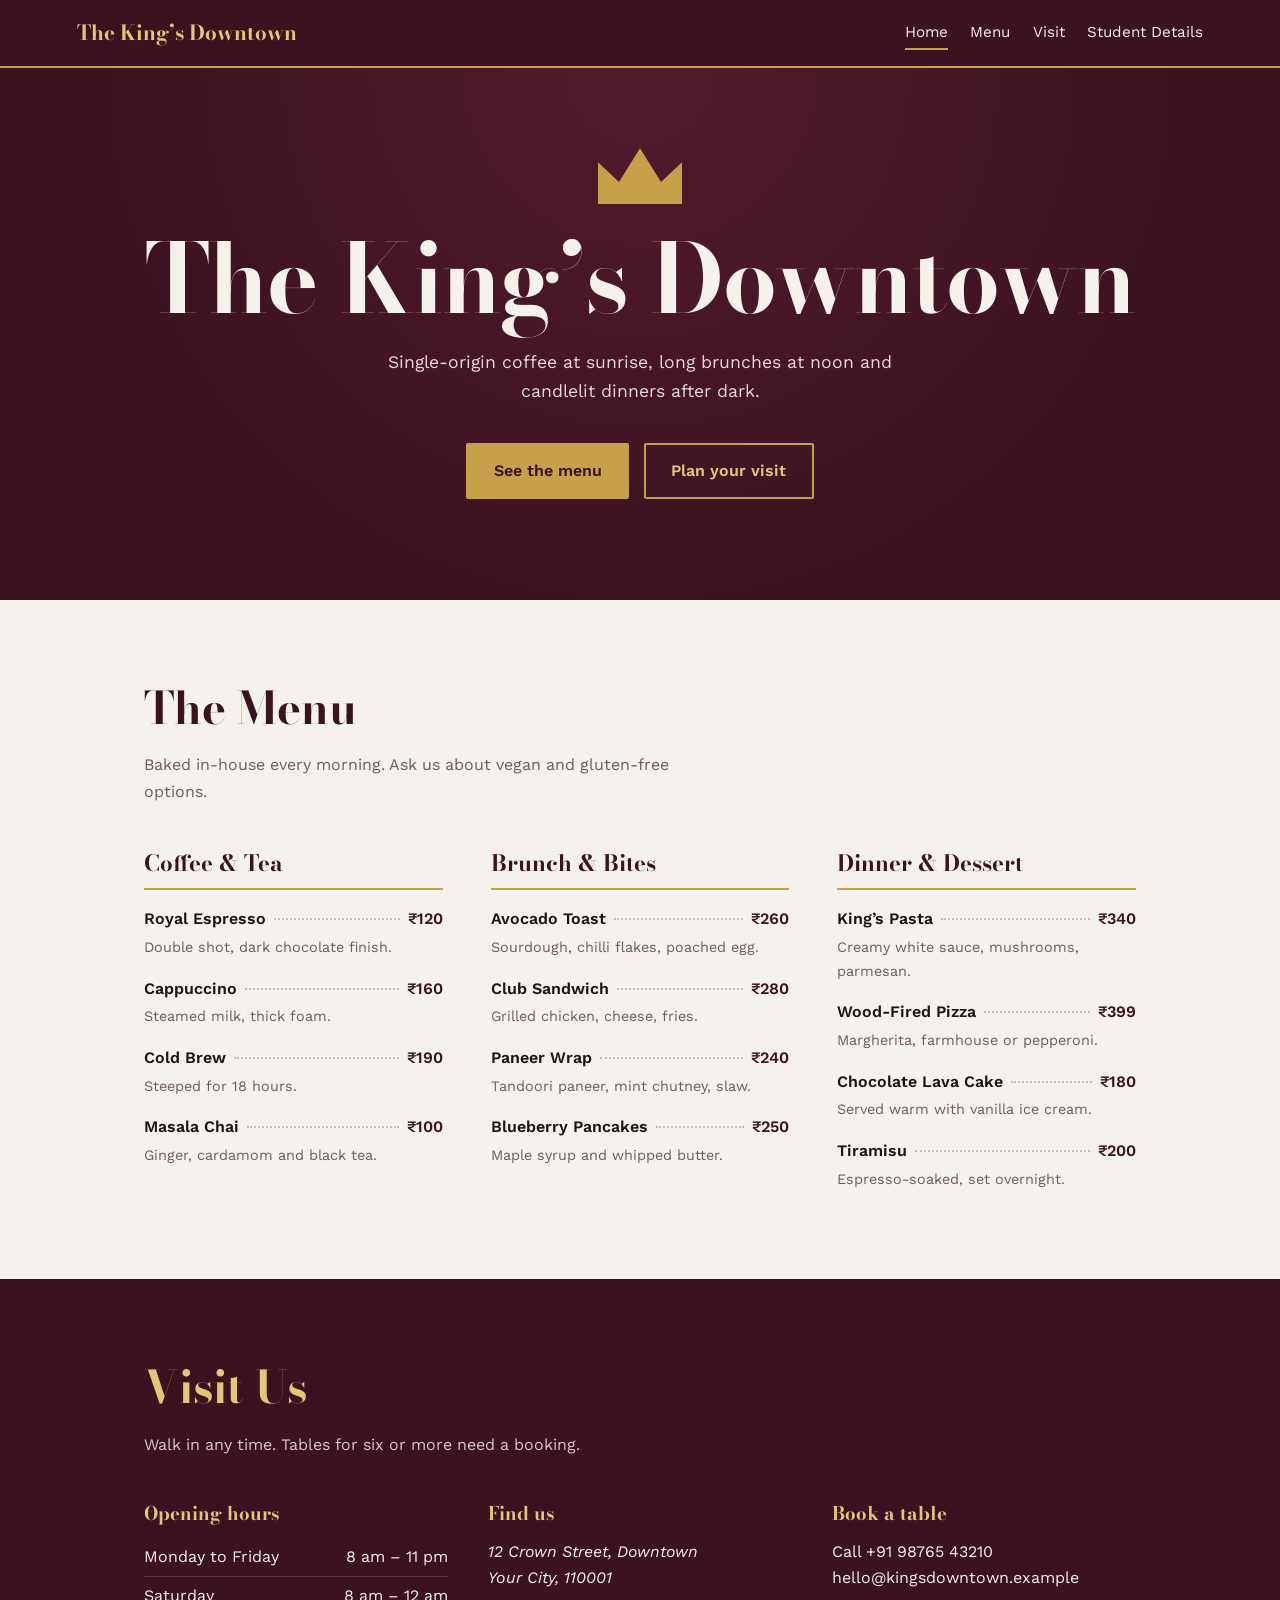
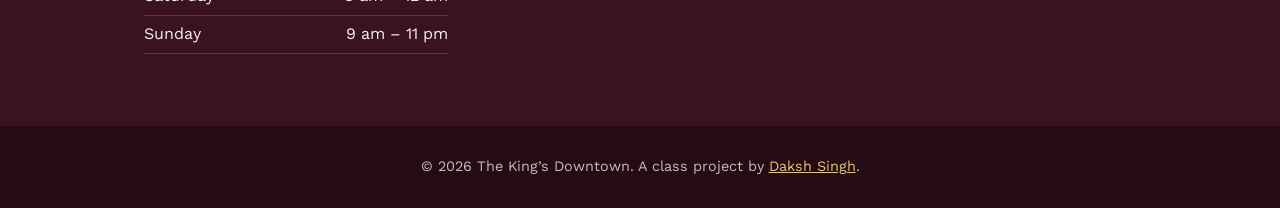
<file: index.html>
<!DOCTYPE html>
<html lang="en">
<head>
  <meta charset="UTF-8">
  <meta name="viewport" content="width=device-width, initial-scale=1">
  <title>The King’s Downtown | Restaurant &amp; Café</title>
  <meta name="description" content="The King’s Downtown: coffee, brunch and dinner in the heart of the city.">
  <link rel="preconnect" href="https://fonts.googleapis.com">
  <link rel="preconnect" href="https://fonts.gstatic.com" crossorigin>
  <link href="https://fonts.googleapis.com/css2?family=Bodoni+Moda:wght@600;700&family=Work+Sans:wght@400;600&display=swap" rel="stylesheet">
  <link rel="stylesheet" href="style.css">
</head>
<body>
  <header class="site-header">
    <a class="brand" href="index.html">The King’s Downtown</a>
    <nav aria-label="Main">
      <a href="index.html" aria-current="page">Home</a>
      <a href="#menu">Menu</a>
      <a href="#visit">Visit</a>
      <a href="student.html">Student Details</a>
    </nav>
  </header>

  <main>
    <div class="hero">
      <div class="crown" aria-hidden="true"></div>
      <h1>The King’s Downtown</h1>
      <p>Single-origin coffee at sunrise, long brunches at noon and candlelit dinners after dark.</p>
      <a class="btn primary" href="#menu">See the menu</a>
      <a class="btn ghost" href="#visit">Plan your visit</a>
    </div>

    <section id="menu">
      <div class="inner">
        <h2>The Menu</h2>
        <p class="lead">Baked in-house every morning. Ask us about vegan and gluten-free options.</p>
        <div class="menu-grid">
          <div>
            <h3>Coffee &amp; Tea</h3>
            <div class="item"><strong>Royal Espresso</strong><span class="dots"></span><span class="price">₹120</span></div>
            <p class="desc">Double shot, dark chocolate finish.</p>
            <div class="item"><strong>Cappuccino</strong><span class="dots"></span><span class="price">₹160</span></div>
            <p class="desc">Steamed milk, thick foam.</p>
            <div class="item"><strong>Cold Brew</strong><span class="dots"></span><span class="price">₹190</span></div>
            <p class="desc">Steeped for 18 hours.</p>
            <div class="item"><strong>Masala Chai</strong><span class="dots"></span><span class="price">₹100</span></div>
            <p class="desc">Ginger, cardamom and black tea.</p>
          </div>
          <div>
            <h3>Brunch &amp; Bites</h3>
            <div class="item"><strong>Avocado Toast</strong><span class="dots"></span><span class="price">₹260</span></div>
            <p class="desc">Sourdough, chilli flakes, poached egg.</p>
            <div class="item"><strong>Club Sandwich</strong><span class="dots"></span><span class="price">₹280</span></div>
            <p class="desc">Grilled chicken, cheese, fries.</p>
            <div class="item"><strong>Paneer Wrap</strong><span class="dots"></span><span class="price">₹240</span></div>
            <p class="desc">Tandoori paneer, mint chutney, slaw.</p>
            <div class="item"><strong>Blueberry Pancakes</strong><span class="dots"></span><span class="price">₹250</span></div>
            <p class="desc">Maple syrup and whipped butter.</p>
          </div>
          <div>
            <h3>Dinner &amp; Dessert</h3>
            <div class="item"><strong>King’s Pasta</strong><span class="dots"></span><span class="price">₹340</span></div>
            <p class="desc">Creamy white sauce, mushrooms, parmesan.</p>
            <div class="item"><strong>Wood-Fired Pizza</strong><span class="dots"></span><span class="price">₹399</span></div>
            <p class="desc">Margherita, farmhouse or pepperoni.</p>
            <div class="item"><strong>Chocolate Lava Cake</strong><span class="dots"></span><span class="price">₹180</span></div>
            <p class="desc">Served warm with vanilla ice cream.</p>
            <div class="item"><strong>Tiramisu</strong><span class="dots"></span><span class="price">₹200</span></div>
            <p class="desc">Espresso-soaked, set overnight.</p>
          </div>
        </div>
      </div>
    </section>

    <section id="visit" class="visit">
      <div class="inner">
        <h2>Visit Us</h2>
        <p class="lead">Walk in any time. Tables for six or more need a booking.</p>
        <div class="visit-grid">
          <div>
            <h3>Opening hours</h3>
            <ul class="hours">
              <li><span>Monday to Friday</span><span>8 am – 11 pm</span></li>
              <li><span>Saturday</span><span>8 am – 12 am</span></li>
              <li><span>Sunday</span><span>9 am – 11 pm</span></li>
            </ul>
          </div>
          <div>
            <h3>Find us</h3>
            <address>12 Crown Street, Downtown<br>Your City, 110001</address>
          </div>
          <div>
            <h3>Book a table</h3>
            <p>Call +91 98765 43210<br>hello@kingsdowntown.example</p>
          </div>
        </div>
      </div>
    </section>
  </main>

  <footer>
    <p>© 2026 The King’s Downtown. A class project by <a href="student.html">Daksh Singh</a>.</p>
  </footer>
</body>
</html>
</file>
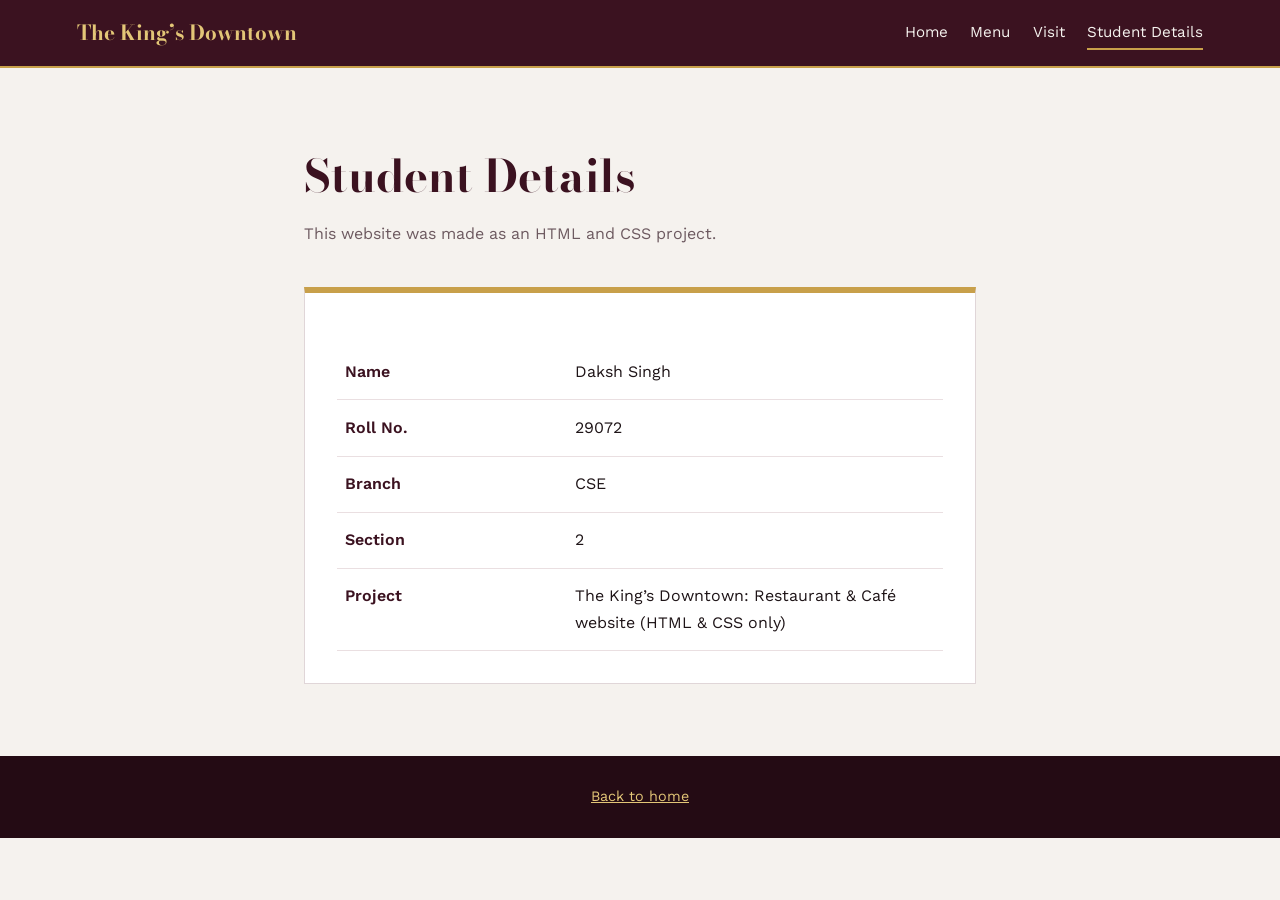
<file: student.html>
<!DOCTYPE html>
<html lang="en">
<head>
  <meta charset="UTF-8">
  <meta name="viewport" content="width=device-width, initial-scale=1">
  <title>Student Details | The King’s Downtown</title>
  <link rel="preconnect" href="https://fonts.googleapis.com">
  <link rel="preconnect" href="https://fonts.gstatic.com" crossorigin>
  <link href="https://fonts.googleapis.com/css2?family=Bodoni+Moda:wght@600;700&family=Work+Sans:wght@400;600&display=swap" rel="stylesheet">
  <link rel="stylesheet" href="style.css">
</head>
<body>
  <header class="site-header">
    <a class="brand" href="index.html">The King’s Downtown</a>
    <nav aria-label="Main">
      <a href="index.html">Home</a>
      <a href="index.html#menu">Menu</a>
      <a href="index.html#visit">Visit</a>
      <a href="student.html" aria-current="page">Student Details</a>
    </nav>
  </header>

  <main>
    <section>
      <div class="student">
        <h2>Student Details</h2>
        <p class="lead">This website was made as an HTML and CSS project.</p>
        <div class="card">
          <table>
            <tr><th scope="row">Name</th><td>Daksh Singh</td></tr>
            <tr><th scope="row">Roll No.</th><td>29072</td></tr>
            <tr><th scope="row">Branch</th><td>CSE</td></tr>
            <tr><th scope="row">Section</th><td>2</td></tr>
            <tr><th scope="row">Project</th><td>The King’s Downtown: Restaurant &amp; Café website (HTML &amp; CSS only)</td></tr>
          </table>
        </div>
      </div>
    </section>
  </main>

  <footer>
    <p><a href="index.html">Back to home</a></p>
  </footer>
</body>
</html>
</file>
<file: style.css>
:root{
  --wine:#3b1220; --wine-2:#521a2d; --brass:#c8a04a; --brass-2:#e3c677;
  --paper:#f5f2ee; --ink:#1e1417; --muted:#6d5a60;
  --serif:'Bodoni Moda',Georgia,'Times New Roman',serif;
  --sans:'Work Sans','Segoe UI',Arial,sans-serif;
}
*{box-sizing:border-box;margin:0;padding:0}
html{scroll-behavior:smooth}
body{font-family:var(--sans);background:var(--paper);color:var(--ink);line-height:1.65}
a{color:inherit}
:focus-visible{outline:3px solid var(--brass);outline-offset:3px}

/* Header */
.site-header{background:var(--wine);color:var(--paper);display:flex;flex-wrap:wrap;
  justify-content:space-between;align-items:center;gap:.75rem 2rem;padding:1rem 6vw;
  position:sticky;top:0;z-index:10;border-bottom:2px solid var(--brass)}
.brand{font-family:var(--serif);font-size:1.3rem;font-weight:700;text-decoration:none;color:var(--brass-2)}
.site-header nav{display:flex;flex-wrap:wrap;gap:1.4rem}
.site-header nav a{text-decoration:none;font-size:.95rem;padding:.2rem 0;border-bottom:2px solid transparent}
.site-header nav a:hover,.site-header nav a[aria-current="page"]{border-bottom-color:var(--brass)}

/* Hero */
.hero{background:radial-gradient(circle at 50% 0,var(--wine-2),var(--wine) 70%);
  color:var(--paper);text-align:center;padding:5rem 6vw 6rem}
.crown{width:84px;height:56px;margin:0 auto 1.5rem;background:var(--brass);
  clip-path:polygon(0 100%,0 25%,25% 60%,50% 0,75% 60%,100% 25%,100% 100%);
  animation:rise 1.2s ease-out both}
@keyframes rise{from{opacity:0;transform:translateY(24px)}to{opacity:1;transform:none}}
@media (prefers-reduced-motion:reduce){.crown{animation:none}}
.hero h1{font-family:var(--serif);font-size:clamp(2.6rem,9vw,6rem);line-height:1.05;font-weight:700;letter-spacing:-.01em}
.hero p{max-width:34rem;margin:1.2rem auto 2rem;font-size:1.1rem;color:#e6d9dc}
.btn{display:inline-block;padding:.8rem 1.6rem;margin:.3rem;text-decoration:none;font-weight:600;
  border:2px solid var(--brass);border-radius:2px;transition:background .2s,color .2s}
.btn.primary{background:var(--brass);color:var(--wine)}
.btn.primary:hover{background:var(--brass-2)}
.btn.ghost{color:var(--brass-2)}
.btn.ghost:hover{background:var(--brass);color:var(--wine)}

/* Sections */
section{padding:4.5rem 6vw}
.inner{max-width:62rem;margin:0 auto}
h2{font-family:var(--serif);font-size:clamp(1.9rem,5vw,2.8rem);color:var(--wine);margin-bottom:.4rem}
.lead{color:var(--muted);max-width:36rem;margin-bottom:2.5rem}

/* Menu */
.menu-grid{display:grid;grid-template-columns:repeat(auto-fit,minmax(260px,1fr));gap:3rem}
.menu-grid h3{font-family:var(--serif);font-size:1.4rem;color:var(--wine);
  border-bottom:2px solid var(--brass);padding-bottom:.4rem;margin-bottom:1rem}
.item{display:flex;align-items:baseline;gap:.5rem;margin-bottom:.2rem}
.item .dots{flex:1;border-bottom:2px dotted #c9bcbf;transform:translateY(-4px)}
.item strong{font-weight:600}
.item .price{font-weight:600;color:var(--wine)}
.desc{font-size:.9rem;color:var(--muted);margin-bottom:1rem}

/* Visit */
.visit{background:var(--wine);color:var(--paper)}
.visit h2{color:var(--brass-2)}
.visit .lead{color:#d9c8cc}
.visit-grid{display:grid;grid-template-columns:repeat(auto-fit,minmax(240px,1fr));gap:2.5rem}
.visit h3{font-family:var(--serif);color:var(--brass-2);margin-bottom:.6rem}
.hours{list-style:none}
.hours li{display:flex;justify-content:space-between;border-bottom:1px solid #6a3345;padding:.35rem 0}

/* Student page */
.student{max-width:42rem;margin:0 auto}
.card{background:#fff;border:1px solid #e0d6d8;border-top:6px solid var(--brass);padding:2rem}
.card table{width:100%;border-collapse:collapse;margin-top:1.2rem}
.card th,.card td{text-align:left;padding:.9rem .5rem;border-bottom:1px solid #eadfe1;vertical-align:top}
.card th{width:38%;color:var(--wine);font-weight:600}

footer{background:#240b14;color:#cdb9bd;text-align:center;padding:1.8rem 6vw;font-size:.9rem}
footer a{color:var(--brass-2)}
</file>
